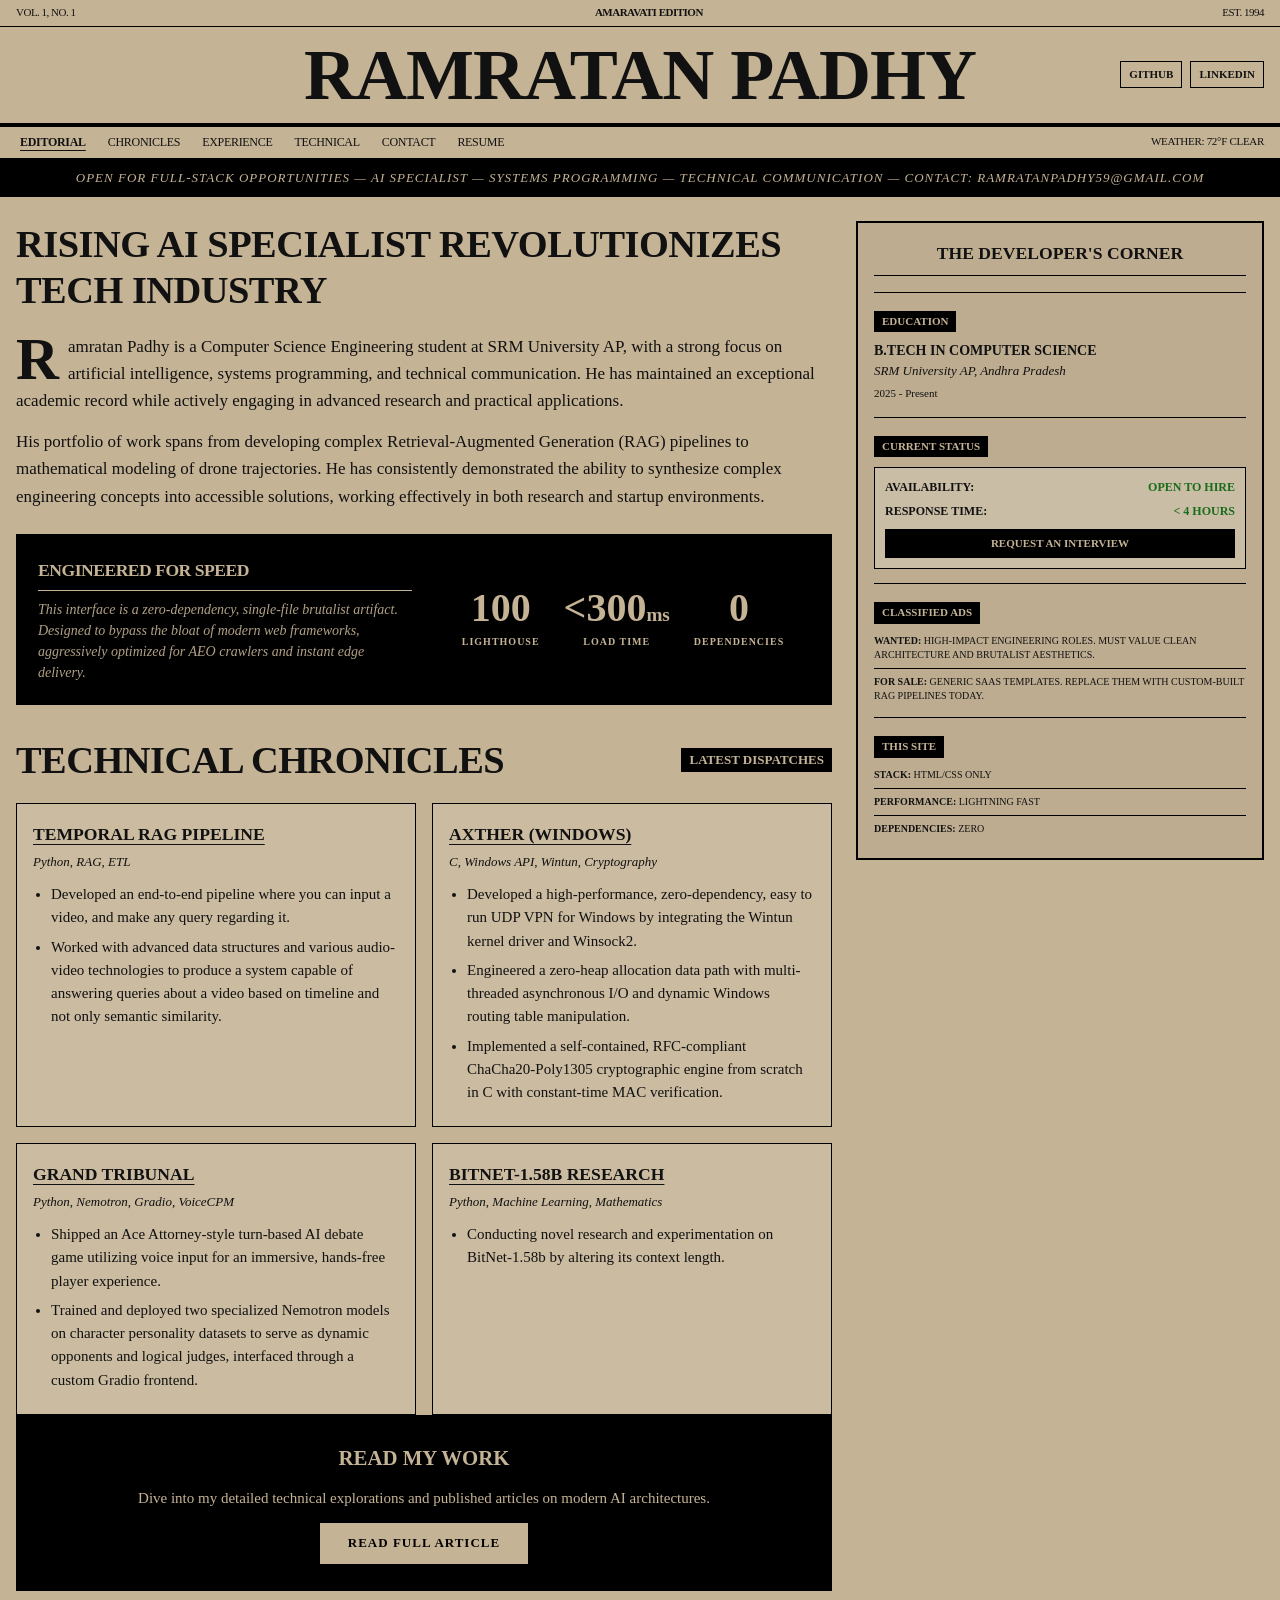
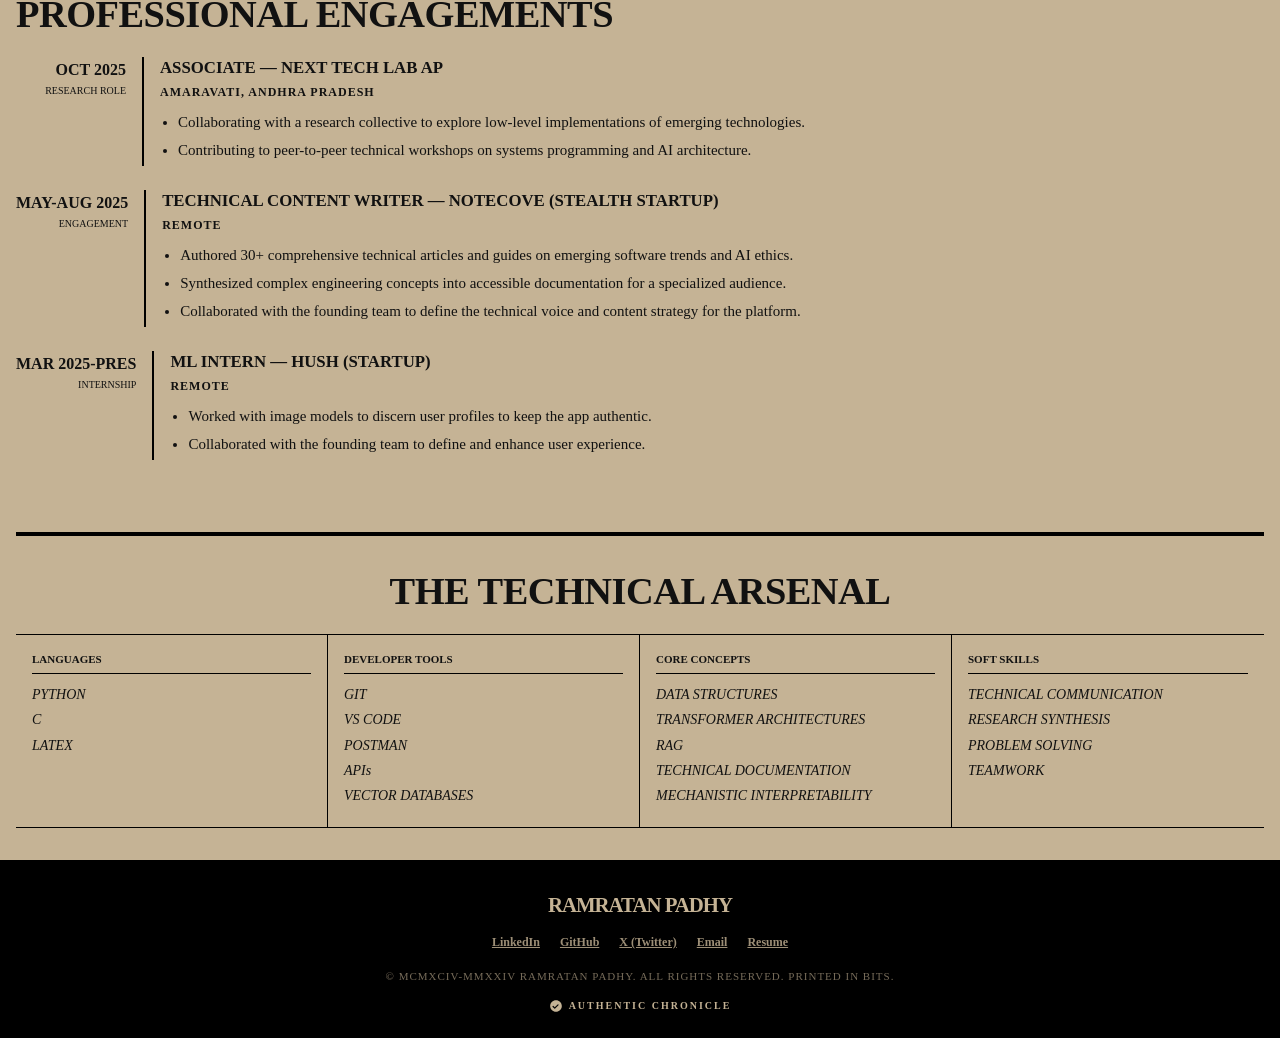
<file: index.html>
<!DOCTYPE html>
<html lang="en">

<head>
  <meta charset="utf-8">
  <meta name="viewport" content="width=device-width,initial-scale=1">
  <meta name="description"
    content="Ramratan Padhy — Computer Science Engineering student specializing in AI, systems programming, and technical communication. Portfolio and research.">
  <meta name="robots" content="index,follow">
  <link rel="canonical" href="https://ramratan.in/">
  <link rel="icon"
    href="data:image/svg+xml,<svg xmlns='http://www.w3.org/2000/svg' viewBox='0 0 100 100'><text y='.9em' font-size='90'>📰</text></svg>">
  <link rel="dns-prefetch" href="https://www.linkedin.com">
  <link rel="dns-prefetch" href="https://github.com">
  <link rel="dns-prefetch" href="https://x.com">
  <link rel="dns-prefetch" href="https://medium.com">
  <title>RAMRATAN PADHY | The Editorial Portfolio</title>
  <style>
    *,
    *::before,
    *::after {
      box-sizing: border-box;
      margin: 0;
      padding: 0
    }

    :root {
      --paper: #c5b395;
      --ink: #111;
      --bg: var(--paper)
    }

    html {
      scroll-behavior: smooth;
      font-size: 16px;
      background: var(--bg);
      color: var(--ink)
    }

    body {
      font-family: Georgia, 'Times New Roman', serif;
      line-height: 1.6;
      -webkit-font-smoothing: antialiased;
      overflow-x: hidden
    }

    a {
      color: var(--ink)
    }

    .masthead {
      max-width: 1280px;
      margin: 0 auto;
      border-bottom: 1px solid #000;
      background: var(--bg)
    }

    .masthead-top {
      display: flex;
      justify-content: space-between;
      padding: 4px 16px;
      font-size: 11px;
      text-transform: uppercase;
      letter-spacing: -.5px;
      border-bottom: 1px solid #000
    }

    .masthead-top span:nth-child(2) {
      font-weight: 700
    }

    .title-wrapper {
      position: relative;
      border-bottom: 4px solid #000;
      display: flex;
      align-items: center;
      justify-content: center;
      padding: 12px 0
    }

    .masthead h1 {
      font-size: clamp(2rem, 8vw, 4.5rem);
      font-weight: 900;
      text-align: center;
      text-transform: uppercase;
      letter-spacing: -1px;
      line-height: 1;
      font-family: Georgia, serif
    }

    .social-links-top {
      position: absolute;
      right: 16px;
      display: flex;
      gap: 8px
    }

    .social-links-top a {
      font-size: 11px;
      font-weight: 700;
      text-transform: uppercase;
      text-decoration: none;
      border: 1px solid #000;
      padding: 4px 8px;
      transition: background .15s, color .15s
    }

    .social-links-top a:hover,
    .social-links-top a:focus-visible {
      background: #000;
      color: var(--paper)
    }

    @media(max-width:767px) {
      .title-wrapper {
        flex-direction: column;
        gap: 8px;
        padding-bottom: 12px
      }

      .social-links-top {
        position: static
      }
    }

    .masthead-nav {
      display: flex;
      justify-content: space-between;
      align-items: center;
      padding: 4px 16px;
      border-bottom: 1px solid #000;
      font-size: 12px;
      text-transform: uppercase;
      letter-spacing: -.3px;
      flex-wrap: wrap;
      gap: 4px
    }

    .masthead-nav nav {
      display: flex;
      flex-wrap: wrap;
      gap: 6px 14px
    }

    .masthead-nav a {
      text-decoration: none;
      font-weight: 500;
      padding: 2px 4px;
      transition: background .15s, color .15s
    }

    .masthead-nav a:hover,
    .masthead-nav a:focus-visible {
      background: #000;
      color: var(--paper)
    }

    .masthead-nav a:first-child {
      font-weight: 700;
      text-decoration: underline;
      text-underline-offset: 4px
    }

    .masthead-nav .weather {
      font-size: 11px;
      white-space: nowrap
    }

    .ticker {
      background: #000;
      padding: 8px 16px;
      width: 100%;
      text-align: center
    }

    .ticker-inner {
      display: flex;
      justify-content: center
    }

    .ticker span {
      color: var(--paper);
      font-size: 13px;
      font-style: italic;
      letter-spacing: 1px;
      text-transform: uppercase
    }

    main {
      max-width: 1280px;
      margin: 0 auto;
      padding: 24px 16px 0
    }

    .grid {
      display: grid;
      grid-template-columns: 1fr;
      gap: 24px
    }

    @media(min-width:768px) {
      .grid {
        grid-template-columns: 2fr 1fr
      }
    }

    .section-title {
      font-size: clamp(1.3rem, 4vw, 2.4rem);
      font-weight: 800;
      text-transform: uppercase;
      letter-spacing: -.5px;
      margin-bottom: 20px;
      line-height: 1.2
    }

    .drop-cap::first-letter {
      font-size: 3.5em;
      font-weight: 900;
      float: left;
      margin-right: .15em;
      margin-top: .1em;
      line-height: .7
    }

    .projects-grid {
      display: grid;
      grid-template-columns: 1fr;
      gap: 16px
    }

    @media(min-width:600px) {
      .projects-grid {
        grid-template-columns: 1fr 1fr
      }
    }

    .project-card {
      border: 1px solid #000;
      padding: 16px;
      background: rgba(255, 255, 255, .1)
    }

    .project-card h4 {
      font-size: 1.1rem;
      font-weight: 800;
      text-transform: uppercase;
      text-decoration: underline;
      text-underline-offset: 4px;
      margin-bottom: 4px
    }

    .project-card .tech {
      font-size: 13px;
      font-style: italic;
      margin-bottom: 10px
    }

    .project-card ul {
      list-style: disc;
      padding-left: 18px;
      font-size: 15px;
      line-height: 1.55
    }

    .project-card li {
      margin-bottom: 6px
    }

    .exp-item {
      display: flex;
      flex-direction: column;
      gap: 8px;
      margin-bottom: 24px
    }

    @media(min-width:600px) {
      .exp-item {
        flex-direction: row;
        gap: 16px
      }
    }

    .exp-date {
      font-weight: 700;
      font-size: 1rem;
      white-space: nowrap;
      min-width: 110px;
      text-align: left
    }

    @media(min-width:600px) {
      .exp-date {
        text-align: right
      }
    }

    .exp-date small {
      display: block;
      font-size: 10px;
      text-transform: uppercase;
      font-weight: 400
    }

    .exp-content {
      border-left: 2px solid #000;
      padding-left: 16px
    }

    @media(max-width:599px) {
      .exp-content {
        border-left: none;
        padding-left: 0
      }
    }

    .exp-content h4 {
      font-size: 1.05rem;
      font-weight: 800;
      text-transform: uppercase;
      line-height: 1.3
    }

    .exp-content .loc {
      font-size: 12px;
      font-weight: 700;
      text-transform: uppercase;
      letter-spacing: 1px;
      display: block;
      margin: 4px 0 8px
    }

    .exp-content ul {
      list-style: disc;
      padding-left: 18px;
      font-size: 15px
    }

    .exp-content li {
      margin-bottom: 4px
    }

    .skills-grid {
      display: grid;
      grid-template-columns: 1fr 1fr;
      border-top: 1px solid #000;
      border-bottom: 1px solid #000
    }

    @media(min-width:768px) {
      .skills-grid {
        grid-template-columns: 1fr 1fr 1fr 1fr
      }
    }

    .skills-col {
      padding: 16px;
      border-bottom: 1px solid #000;
      border-right: 1px solid #000
    }

    .skills-col:nth-child(2n) {
      border-right: none
    }

    @media(min-width:768px) {
      .skills-col:nth-child(2n) {
        border-right: 1px solid #000
      }

      .skills-col:nth-child(4n) {
        border-right: none
      }
    }

    @media(max-width:767px) {
      .skills-col:nth-child(odd) {
        border-right: 1px solid #000
      }

      .skills-col:nth-child(even) {
        border-right: none
      }
    }

    @media(min-width:768px) {
      .skills-col {
        border-bottom: none
      }
    }

    .skills-col h5 {
      font-size: 11px;
      font-weight: 700;
      text-transform: uppercase;
      border-bottom: 1px solid #000;
      padding-bottom: 4px;
      margin-bottom: 10px
    }

    .skills-col p {
      font-size: 14px;
      font-style: italic;
      margin-bottom: 3px
    }

    .sidebar {
      border: 2px solid #000;
      padding: 16px;
      background: rgba(0, 0, 0, .04)
    }

    .sidebar h3 {
      font-size: 1.1rem;
      text-align: center;
      border-bottom: 1px solid #000;
      padding-bottom: 8px;
      margin-bottom: 16px;
      text-transform: uppercase;
      font-weight: 800
    }

    .sidebar-section {
      border-top: 1px solid #000;
      padding-top: 14px;
      margin-top: 14px
    }

    .sidebar-section h4 {
      display: inline-block;
      font-size: 11px;
      font-weight: 700;
      text-transform: uppercase;
      background: #000;
      color: var(--paper);
      padding: 2px 8px;
      margin-bottom: 10px
    }

    .availability {
      border: 1px solid #000;
      padding: 10px;
      background: rgba(255, 255, 255, .2)
    }

    .availability .row {
      display: flex;
      justify-content: space-between;
      font-size: 12px;
      margin-bottom: 4px
    }

    .availability .row span:first-child {
      font-weight: 700;
      text-transform: uppercase
    }

    .availability .row span:last-child {
      color: #1a6b1a;
      font-weight: 900
    }

    .availability .row:last-child span:last-child {
      color: #000;
      font-style: italic;
      font-weight: 400
    }

    .classified {
      font-size: 10px;
      text-transform: uppercase;
      line-height: 1.4;
      margin-bottom: 6px
    }

    .classified span {
      font-weight: 700
    }

    .classified+.classified {
      border-top: 1px solid #000;
      padding-top: 6px
    }

    .cta-box {
      border: 2px solid #000;
      background: #000;
      color: var(--paper);
      padding: 24px;
      text-align: center;
      display: flex;
      flex-direction: column;
      justify-content: center;
      align-items: center;
      gap: 12px
    }

    .cta-box h3 {
      font-size: 1.3rem;
      text-transform: uppercase;
      font-weight: 800
    }

    .cta-box p {
      font-size: 15px
    }

    .cta-box a {
      display: inline-block;
      font-size: 13px;
      font-weight: 700;
      background: var(--paper);
      color: #000;
      border: 1px solid #000;
      padding: 10px 28px;
      text-decoration: none;
      text-transform: uppercase;
      letter-spacing: 1px;
      transition: background .15s
    }

    .cta-box a:hover,
    .cta-box a:focus-visible {
      background: #fff
    }

    footer {
      background: #000;
      color: var(--paper);
      text-align: center;
      padding: 24px 16px;
      margin-top: 32px;
      border-top: 4px solid #000
    }

    footer .name {
      font-size: 1.3rem;
      font-weight: 900;
      text-transform: uppercase;
      letter-spacing: -1px;
      margin-bottom: 12px
    }

    footer .links {
      display: flex;
      flex-wrap: wrap;
      justify-content: center;
      gap: 12px 20px;
      margin-bottom: 16px
    }

    footer .links a {
      color: var(--paper);
      font-size: 12px;
      font-weight: 700;
      opacity: .8;
      text-decoration: underline
    }

    footer .links a:hover {
      opacity: 1
    }

    footer .copy {
      font-size: 11px;
      letter-spacing: 1px;
      opacity: .6;
      margin-bottom: 12px
    }

    footer .badge {
      display: flex;
      align-items: center;
      justify-content: center;
      gap: 6px;
      font-size: 10px;
      text-transform: uppercase;
      font-weight: 700;
      letter-spacing: 2px
    }
  </style>
</head>

<body>
  <header class="masthead">
    <div class="masthead-top"><span>VOL. 1, NO. 1</span><span>AMARAVATI EDITION</span><span>EST. 1994</span></div>
    <div class="title-wrapper">
      <h1>RAMRATAN PADHY</h1>
      <div class="social-links-top">
        <a href="https://github.com/consolelogram" target="_blank" rel="noopener noreferrer">GitHub</a>
        <a href="https://www.linkedin.com/in/ramratan-ntlap/" target="_blank" rel="noopener noreferrer">LinkedIn</a>
      </div>
    </div>
    <div class="masthead-nav">
      <nav>
        <a href="#editorial">EDITORIAL</a>
        <a href="#chronicles">CHRONICLES</a>
        <a href="#experience">EXPERIENCE</a>
        <a href="#technical">TECHNICAL</a>
        <a href="mailto:ramratanpadhy59@gmail.com">CONTACT</a>
        <a href="ramratan_resume.pdf" download>RESUME</a>
      </nav>
      <span class="weather">WEATHER: 72°F CLEAR</span>
    </div>
  </header>
  <div class="ticker">
    <div class="ticker-inner">
      <span>OPEN FOR FULL-STACK OPPORTUNITIES — AI SPECIALIST — SYSTEMS PROGRAMMING — TECHNICAL COMMUNICATION — CONTACT:
        RAMRATANPADHY59@GMAIL.COM</span>
    </div>
  </div>
  <main>
    <div class="grid">
      <div>
        <section id="editorial">
          <h2 class="section-title">RISING AI SPECIALIST REVOLUTIONIZES TECH INDUSTRY</h2>
          <div style="display:flex;flex-direction:column;gap:16px;">
            <div style="display:flex;flex-direction:column;gap:16px;">
              <div>
                <p class="drop-cap" style="font-size:17px">Ramratan Padhy is a Computer Science Engineering student at
                  SRM University AP, with a strong focus on artificial intelligence, systems programming, and technical
                  communication. He has maintained an exceptional academic record while actively engaging in advanced
                  research and practical applications.</p>
                <p style="font-size:17px;margin-top:14px">His portfolio of work spans from developing complex
                  Retrieval-Augmented Generation (RAG) pipelines to mathematical modeling of drone trajectories. He has
                  consistently demonstrated the ability to synthesize complex engineering concepts into accessible
                  solutions, working effectively in both research and startup environments.</p>
              </div>
            </div>
          </div>
        </section>

        <section id="performance"
          style="margin-top:24px; margin-bottom:32px; border:2px solid #000; background:#000; color:var(--paper); padding:20px;">
          <div style="display:flex; flex-wrap:wrap; justify-content:space-between; align-items:center; gap:24px;">
            <div style="flex:1; min-width:250px;">
              <h3
                style="font-size:1.1rem; font-weight:900; text-transform:uppercase; letter-spacing:-0.5px; border-bottom:1px solid var(--paper); padding-bottom:6px; margin-bottom:8px;">
                ENGINEERED FOR SPEED</h3>
              <p style="font-size:14px; font-style:italic; line-height:1.5; opacity:0.9;">This interface is a
                zero-dependency, single-file brutalist artifact. Designed to bypass the bloat of modern web frameworks,
                aggressively optimized for AEO crawlers and instant edge delivery.</p>
            </div>
            <div style="display:flex; flex-wrap:wrap; gap:24px; justify-content:center; flex:1;">
              <div style="text-align:center;">
                <div style="font-size:2.5rem; font-weight:900; line-height:1;">100</div>
                <div
                  style="font-size:10px; font-weight:700; text-transform:uppercase; letter-spacing:1px; margin-top:6px;">
                  Lighthouse</div>
              </div>
              <div style="text-align:center;">
                <div style="font-size:2.5rem; font-weight:900; line-height:1;">&lt;300<span
                    style="font-size:1.2rem;">ms</span></div>
                <div
                  style="font-size:10px; font-weight:700; text-transform:uppercase; letter-spacing:1px; margin-top:6px;">
                  Load Time</div>
              </div>
              <div style="text-align:center;">
                <div style="font-size:2.5rem; font-weight:900; line-height:1;">0</div>
                <div
                  style="font-size:10px; font-weight:700; text-transform:uppercase; letter-spacing:1px; margin-top:6px;">
                  Dependencies</div>
              </div>
            </div>
          </div>
        </section>

        <section id="chronicles">
          <div
            style="display:flex;justify-content:space-between;align-items:center;margin-bottom:20px;flex-wrap:wrap;gap:8px">
            <h3 class="section-title" style="margin-bottom:0">TECHNICAL CHRONICLES</h3>
            <span style="font-size:13px;font-weight:700;background:#000;color:var(--paper);padding:2px 8px">LATEST
              DISPATCHES</span>
          </div>
          <div class="projects-grid">

            <div class="project-card">
              <h4>Temporal RAG Pipeline</h4>
              <p class="tech">Python, RAG, ETL</p>
              <ul>
                <li>Developed an end-to-end pipeline where you can input a video, and make any query regarding it.</li>
                <li>Worked with advanced data structures and various audio-video technologies to produce a system
                  capable of answering queries about a video based on timeline and not only semantic similarity.</li>
              </ul>
            </div>
            <div class="project-card">
              <h4>AXtheR (Windows)</h4>
              <p class="tech">C, Windows API, Wintun, Cryptography</p>
              <ul>
                <li>Developed a high-performance, zero-dependency, easy to run UDP VPN for Windows by integrating the
                  Wintun kernel driver and Winsock2.</li>
                <li>Engineered a zero-heap allocation data path with multi-threaded asynchronous I/O and dynamic Windows
                  routing table manipulation.</li>
                <li>Implemented a self-contained, RFC-compliant ChaCha20-Poly1305 cryptographic engine from scratch in C
                  with constant-time MAC verification.</li>
              </ul>
            </div>
            <div class="project-card">
              <h4>Grand Tribunal</h4>
              <p class="tech">Python, Nemotron, Gradio, VoiceCPM</p>
              <ul>
                <li>Shipped an Ace Attorney-style turn-based AI debate game utilizing voice input for an immersive,
                  hands-free player experience.</li>
                <li>Trained and deployed two specialized Nemotron models on character personality datasets to serve as
                  dynamic opponents and logical judges, interfaced through a custom Gradio frontend.</li>
              </ul>
            </div>
            <div class="project-card">
              <h4>BitNet-1.58b Research</h4>
              <p class="tech">Python, Machine Learning, Mathematics</p>
              <ul>
                <li>Conducting novel research and experimentation on BitNet-1.58b by altering its context length.</li>
              </ul>
            </div>

          </div>
          <div class="cta-box" style="flex:1">
            <h3>READ MY WORK</h3>
            <p>Dive into my detailed technical explorations and published articles on modern AI architectures.</p>
            <a href="https://medium.com/@ramratanpadhy59/the-mathematics-that-make-1-58-bit-weights-work-how-bitnet-b1-58-survives-its-own-quantization-de738e6adec1"
              target="_blank" rel="noopener noreferrer">READ FULL ARTICLE</a>
          </div>
        </section>
        <section id="experience">
          <h3 class="section-title">PROFESSIONAL ENGAGEMENTS</h3>
          <div class="exp-item">
            <div class="exp-date">OCT 2025<small>RESEARCH ROLE</small></div>
            <div class="exp-content">
              <h4>ASSOCIATE — Next Tech Lab AP</h4>
              <span class="loc">AMARAVATI, ANDHRA PRADESH</span>
              <ul>
                <li>Collaborating with a research collective to explore low-level implementations of emerging
                  technologies.</li>
                <li>Contributing to peer-to-peer technical workshops on systems programming and AI architecture.</li>
              </ul>
            </div>
          </div>
          <div class="exp-item">
            <div class="exp-date">MAY-AUG 2025<small>ENGAGEMENT</small></div>
            <div class="exp-content">
              <h4>TECHNICAL CONTENT WRITER — Notecove (Stealth Startup)</h4>
              <span class="loc">REMOTE</span>
              <ul>
                <li>Authored 30+ comprehensive technical articles and guides on emerging software trends and AI ethics.
                </li>
                <li>Synthesized complex engineering concepts into accessible documentation for a specialized audience.
                </li>
                <li>Collaborated with the founding team to define the technical voice and content strategy for the
                  platform.</li>
              </ul>
            </div>
          </div>
          <div class="exp-item">
            <div class="exp-date">MAR 2025-PRES<small>INTERNSHIP</small></div>
            <div class="exp-content">
              <h4>ML INTERN — Hush (Startup)</h4>
              <span class="loc">REMOTE</span>
              <ul>
                <li>Worked with image models to discern user profiles to keep the app authentic.</li>
                <li>Collaborated with the founding team to define and enhance user experience.</li>
              </ul>
            </div>
          </div>
        </section>
      </div>
      <aside>
        <div class="sidebar">
          <h3>THE DEVELOPER'S CORNER</h3>
          <div class="sidebar-section">
            <h4>EDUCATION</h4>
            <p style="font-size:14px;font-weight:700;text-transform:uppercase;line-height:1.3">B.Tech in Computer
              Science</p>
            <p style="font-size:13px;font-style:italic">SRM University AP, Andhra Pradesh</p>
            <p style="font-size:11px;margin-top:4px">2025 - Present</p>
          </div>
          <div class="sidebar-section">
            <h4>CURRENT STATUS</h4>
            <div class="availability">
              <div class="row"><span>Availability:</span><span>OPEN TO HIRE</span></div>
              <div class="row"><span>Response Time:</span><span>&lt; 4 HOURS</span></div>
              <div
                style="margin-top:8px;background:#000;color:var(--paper);text-align:center;padding:6px;font-size:11px;font-weight:700;text-transform:uppercase">
                <a href="mailto:ramratanpadhy59@gmail.com" style="color:var(--paper);text-decoration:none">REQUEST AN
                  INTERVIEW</a>
              </div>
            </div>
          </div>
          <div class="sidebar-section">
            <h4>CLASSIFIED ADS</h4>
            <p class="classified"><span>WANTED:</span> High-impact engineering roles. Must value clean architecture and
              brutalist aesthetics.</p>
            <p class="classified"><span>FOR SALE:</span> Generic SaaS templates. Replace them with custom-built RAG
              pipelines today.</p>
          </div>
          <div class="sidebar-section">
            <h4>THIS SITE</h4>
            <p class="classified"><span>STACK:</span> HTML/CSS Only</p>
            <p class="classified"><span>PERFORMANCE:</span> Lightning Fast</p>
            <p class="classified"><span>DEPENDENCIES:</span> Zero</p>
          </div>
        </div>
      </aside>
    </div>
    <section id="technical" style="margin-top:48px;border-top:4px solid #000;padding-top:32px">
      <h3 class="section-title" style="text-align:center">THE TECHNICAL ARSENAL</h3>
      <div class="skills-grid">
        <div class="skills-col">
          <h5>LANGUAGES</h5>
          <p>PYTHON</p>
          <p>C</p>
          <p>LATEX</p>
        </div>
        <div class="skills-col">
          <h5>DEVELOPER TOOLS</h5>
          <p>GIT</p>
          <p>VS CODE</p>
          <p>POSTMAN</p>
          <p>APIs</p>
          <p>VECTOR DATABASES</p>
        </div>
        <div class="skills-col">
          <h5>CORE CONCEPTS</h5>
          <p>DATA STRUCTURES</p>
          <p>TRANSFORMER ARCHITECTURES</p>
          <p>RAG</p>
          <p>TECHNICAL DOCUMENTATION</p>
          <p>MECHANISTIC INTERPRETABILITY</p>
        </div>
        <div class="skills-col" style="border-right:none">
          <h5>SOFT SKILLS</h5>
          <p>TECHNICAL COMMUNICATION</p>
          <p>RESEARCH SYNTHESIS</p>
          <p>PROBLEM SOLVING</p>
          <p>TEAMWORK</p>
        </div>
      </div>
    </section>
  </main>
  <footer>
    <div class="name">RAMRATAN PADHY</div>
    <div class="links">
      <a href="https://www.linkedin.com/in/ramratan-ntlap/" target="_blank" rel="noopener noreferrer">LinkedIn</a>
      <a href="https://github.com/consolelogram" target="_blank" rel="noopener noreferrer">GitHub</a>
      <a href="https://x.com/IamRamratan" target="_blank" rel="noopener noreferrer">X (Twitter)</a>
      <a href="mailto:ramratanpadhy59@gmail.com">Email</a>
      <a href="ramratan_resume.pdf" download>Resume</a>
    </div>
    <p class="copy">&copy; MCMXCIV-MMXXIV RAMRATAN PADHY. ALL RIGHTS RESERVED. PRINTED IN BITS.</p>
    <div class="badge">
      <svg xmlns="http://www.w3.org/2000/svg" viewBox="0 0 24 24" fill="currentColor" style="width:14px;height:14px">
        <path
          d="M11.99 2C6.47 2 2 6.48 2 12s4.47 10 9.99 10C17.52 22 22 17.52 22 12S17.52 2 11.99 2zm4.24 8.71l-5.66 5.66a.996.996 0 01-1.41 0l-2.83-2.83a.996.996 0 111.41-1.41l2.12 2.12 4.95-4.95a.996.996 0 111.41 1.41z" />
      </svg>
      <span>AUTHENTIC CHRONICLE</span>
    </div>
  </footer>
</body>

</html>
</file>
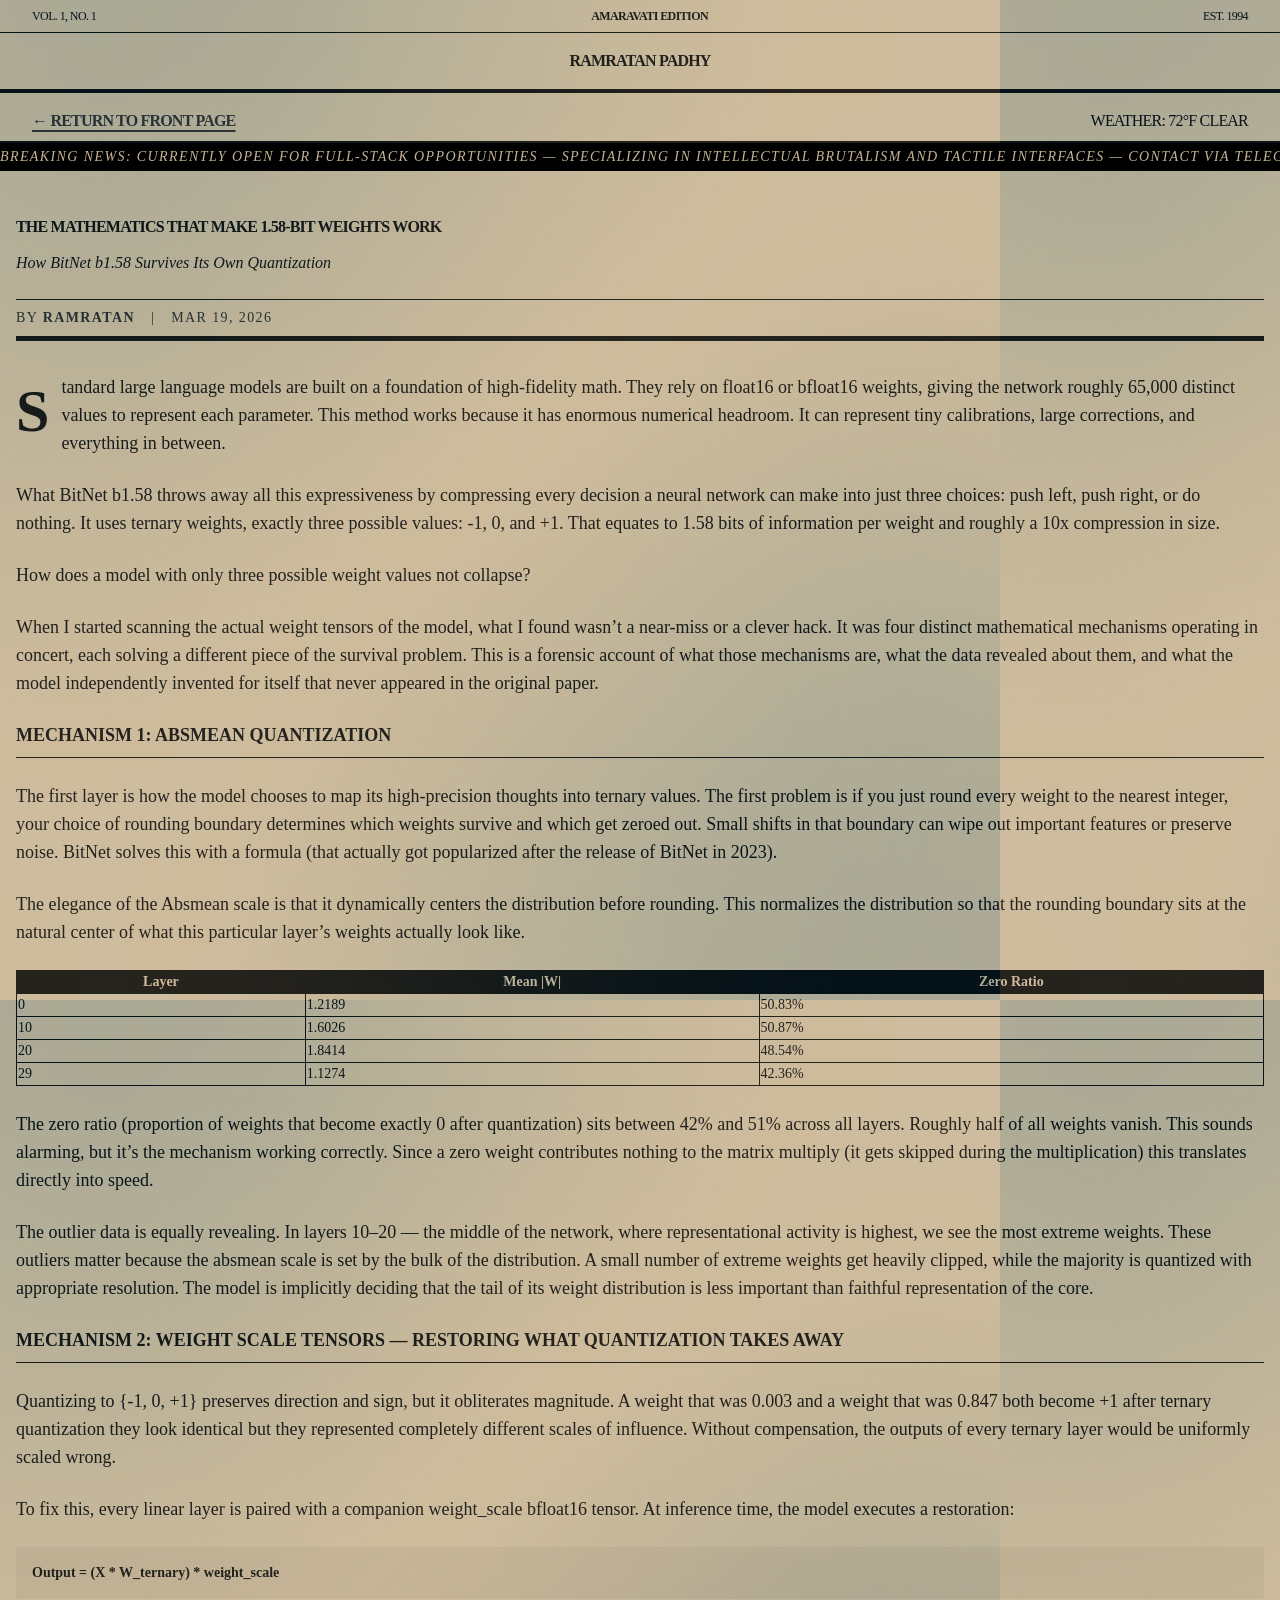
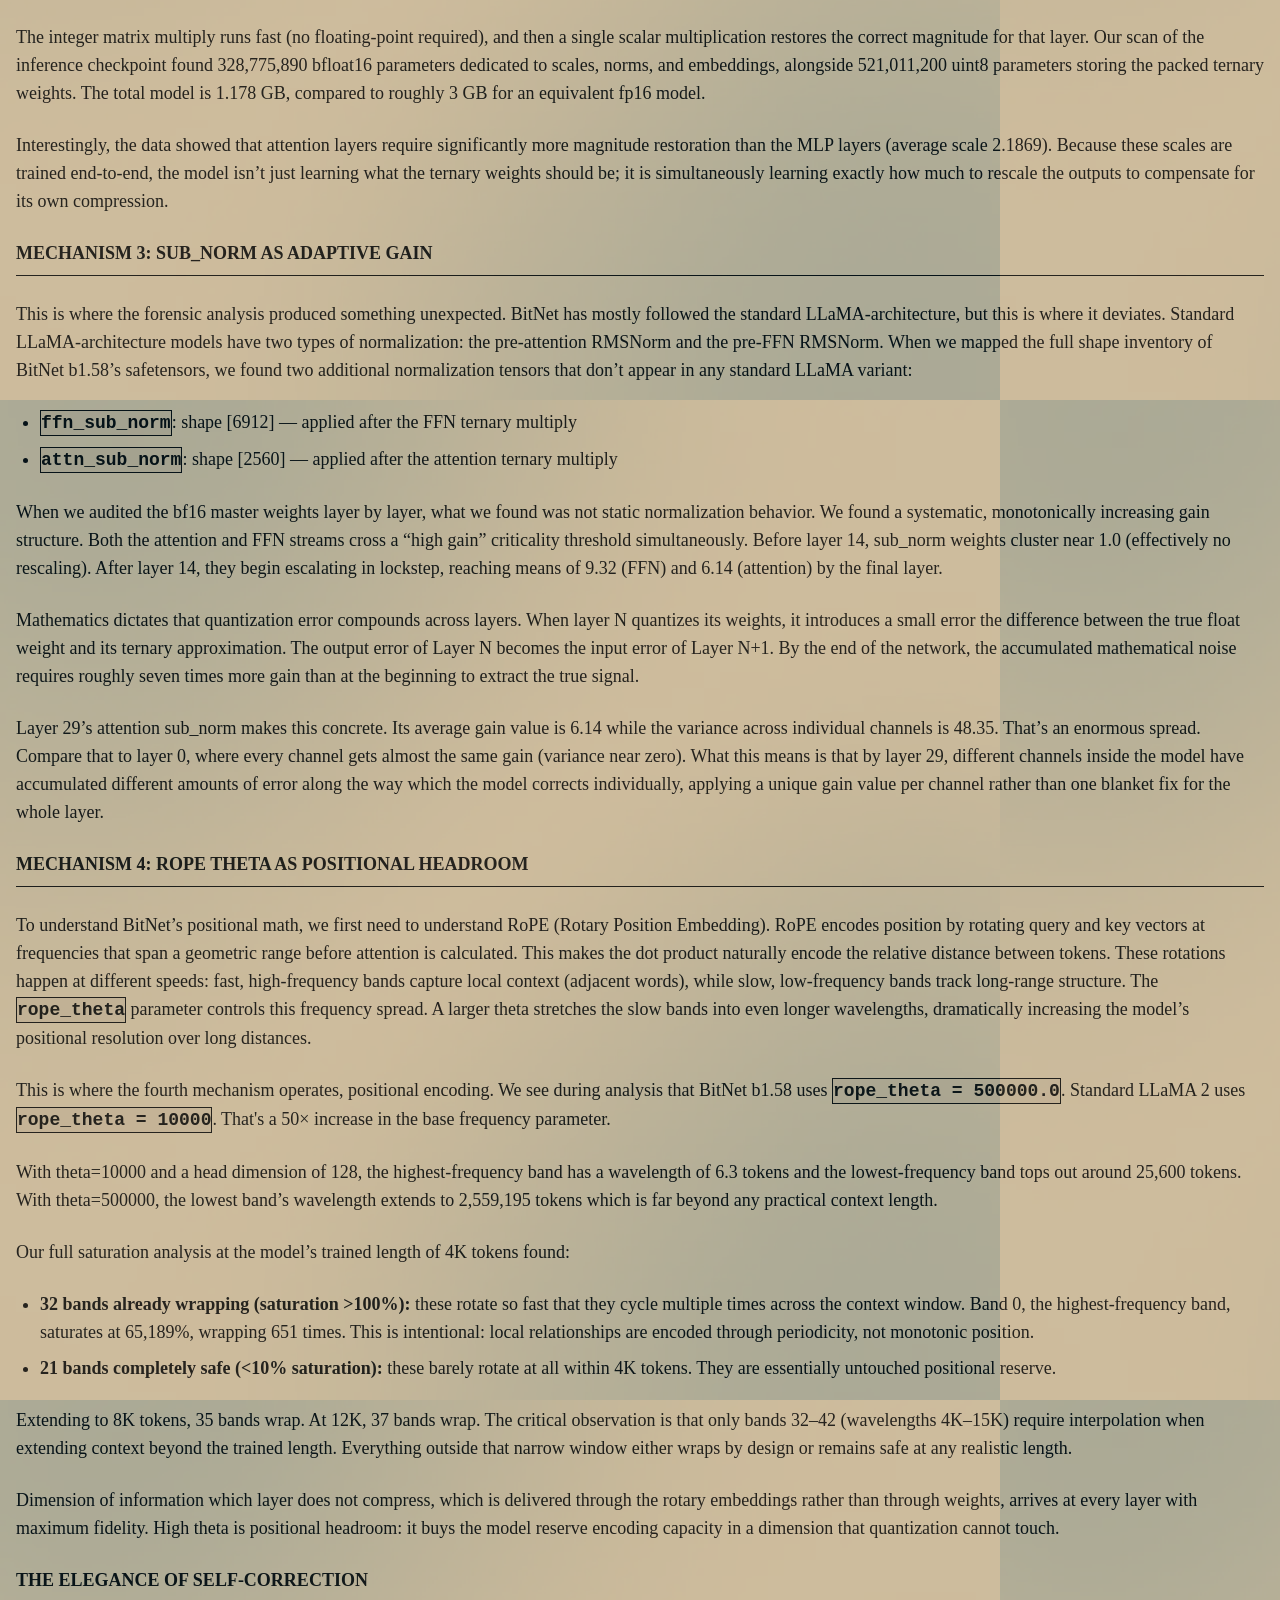
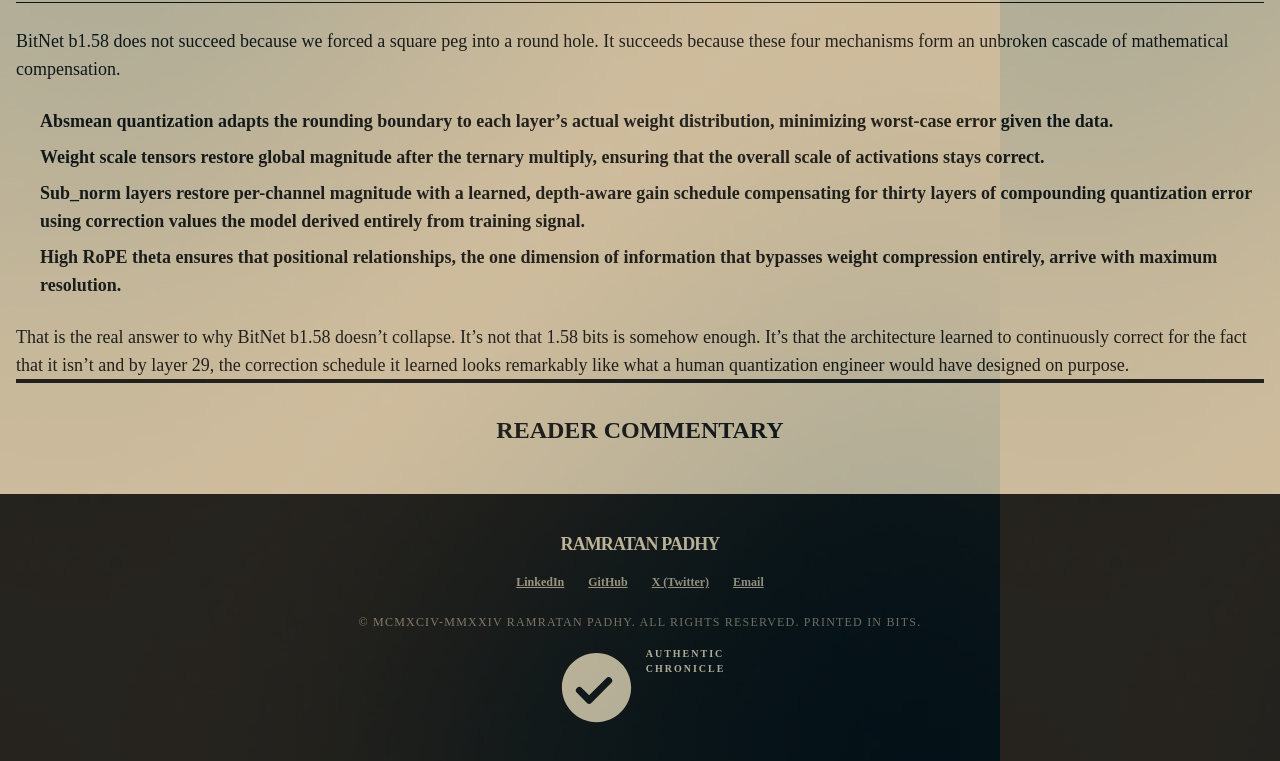
<file: article.html>
<!DOCTYPE html><html class="light" lang="en"><head>
<meta charset="utf-8">
<meta content="width=device-width, initial-scale=1.0" name="viewport">
<meta name="description" content="Read Ramratan Padhy's detailed technical article on the mathematics behind 1.58-bit weights and how BitNet b1.58 works.">
<link rel="canonical" href="https://ramratan.in/article.html">
<title>RAMRATAN PADHY | The Editorial Portfolio</title>


<style>
*, ::before, ::after{--tw-border-spacing-x:0;--tw-border-spacing-y:0;--tw-translate-x:0;--tw-translate-y:0;--tw-rotate:0;--tw-skew-x:0;--tw-skew-y:0;--tw-scale-x:1;--tw-scale-y:1;--tw-pan-x: ;--tw-pan-y: ;--tw-pinch-zoom: ;--tw-scroll-snap-strictness:proximity;--tw-gradient-from-position: ;--tw-gradient-via-position: ;--tw-gradient-to-position: ;--tw-ordinal: ;--tw-slashed-zero: ;--tw-numeric-figure: ;--tw-numeric-spacing: ;--tw-numeric-fraction: ;--tw-ring-inset: ;--tw-ring-offset-width:0px;--tw-ring-offset-color:#fff;--tw-ring-color:rgb(59 130 246 / 0.5);--tw-ring-offset-shadow:0 0 #0000;--tw-ring-shadow:0 0 #0000;--tw-shadow:0 0 #0000;--tw-shadow-colored:0 0 #0000;--tw-blur: ;--tw-brightness: ;--tw-contrast: ;--tw-grayscale: ;--tw-hue-rotate: ;--tw-invert: ;--tw-saturate: ;--tw-sepia: ;--tw-drop-shadow: ;--tw-backdrop-blur: ;--tw-backdrop-brightness: ;--tw-backdrop-contrast: ;--tw-backdrop-grayscale: ;--tw-backdrop-hue-rotate: ;--tw-backdrop-invert: ;--tw-backdrop-opacity: ;--tw-backdrop-saturate: ;--tw-backdrop-sepia: ;--tw-contain-size: ;--tw-contain-layout: ;--tw-contain-paint: ;--tw-contain-style: }::backdrop{--tw-border-spacing-x:0;--tw-border-spacing-y:0;--tw-translate-x:0;--tw-translate-y:0;--tw-rotate:0;--tw-skew-x:0;--tw-skew-y:0;--tw-scale-x:1;--tw-scale-y:1;--tw-pan-x: ;--tw-pan-y: ;--tw-pinch-zoom: ;--tw-scroll-snap-strictness:proximity;--tw-gradient-from-position: ;--tw-gradient-via-position: ;--tw-gradient-to-position: ;--tw-ordinal: ;--tw-slashed-zero: ;--tw-numeric-figure: ;--tw-numeric-spacing: ;--tw-numeric-fraction: ;--tw-ring-inset: ;--tw-ring-offset-width:0px;--tw-ring-offset-color:#fff;--tw-ring-color:rgb(59 130 246 / 0.5);--tw-ring-offset-shadow:0 0 #0000;--tw-ring-shadow:0 0 #0000;--tw-shadow:0 0 #0000;--tw-shadow-colored:0 0 #0000;--tw-blur: ;--tw-brightness: ;--tw-contrast: ;--tw-grayscale: ;--tw-hue-rotate: ;--tw-invert: ;--tw-saturate: ;--tw-sepia: ;--tw-drop-shadow: ;--tw-backdrop-blur: ;--tw-backdrop-brightness: ;--tw-backdrop-contrast: ;--tw-backdrop-grayscale: ;--tw-backdrop-hue-rotate: ;--tw-backdrop-invert: ;--tw-backdrop-opacity: ;--tw-backdrop-saturate: ;--tw-backdrop-sepia: ;--tw-contain-size: ;--tw-contain-layout: ;--tw-contain-paint: ;--tw-contain-style: }/* ! tailwindcss v3.4.17 | MIT License | https://tailwindcss.com */*,::after,::before{box-sizing:border-box;border-width:0;border-style:solid;border-color:#e5e7eb}::after,::before{--tw-content:''}:host,html{line-height:1.5;-webkit-text-size-adjust:100%;-moz-tab-size:4;tab-size:4;font-family:ui-sans-serif, system-ui, sans-serif, "Apple Color Emoji", "Segoe UI Emoji", "Segoe UI Symbol", "Noto Color Emoji";font-feature-settings:normal;font-variation-settings:normal;-webkit-tap-highlight-color:transparent}body{margin:0;line-height:inherit}hr{height:0;color:inherit;border-top-width:1px}abbr:where([title]){-webkit-text-decoration:underline dotted;text-decoration:underline dotted}h1,h2,h3,h4,h5,h6{font-size:inherit;font-weight:inherit}a{color:inherit;text-decoration:inherit}b,strong{font-weight:bolder}code,kbd,pre,samp{font-family:ui-monospace, SFMono-Regular, Menlo, Monaco, Consolas, "Liberation Mono", "Courier New", monospace;font-feature-settings:normal;font-variation-settings:normal;font-size:1em}small{font-size:80%}sub,sup{font-size:75%;line-height:0;position:relative;vertical-align:baseline}sub{bottom:-.25em}sup{top:-.5em}table{text-indent:0;border-color:inherit;border-collapse:collapse}button,input,optgroup,select,textarea{font-family:inherit;font-feature-settings:inherit;font-variation-settings:inherit;font-size:100%;font-weight:inherit;line-height:inherit;letter-spacing:inherit;color:inherit;margin:0;padding:0}button,select{text-transform:none}button,input:where([type=button]),input:where([type=reset]),input:where([type=submit]){-webkit-appearance:button;background-color:transparent;background-image:none}:-moz-focusring{outline:auto}:-moz-ui-invalid{box-shadow:none}progress{vertical-align:baseline}::-webkit-inner-spin-button,::-webkit-outer-spin-button{height:auto}[type=search]{-webkit-appearance:textfield;outline-offset:-2px}::-webkit-search-decoration{-webkit-appearance:none}::-webkit-file-upload-button{-webkit-appearance:button;font:inherit}summary{display:list-item}blockquote,dd,dl,figure,h1,h2,h3,h4,h5,h6,hr,p,pre{margin:0}fieldset{margin:0;padding:0}legend{padding:0}menu,ol,ul{list-style:none;margin:0;padding:0}dialog{padding:0}textarea{resize:vertical}input::placeholder,textarea::placeholder{opacity:1;color:#9ca3af}[role=button],button{cursor:pointer}:disabled{cursor:default}audio,canvas,embed,iframe,img,object,svg,video{display:block;vertical-align:middle}img,video{max-width:100%;height:auto}[hidden]:where(:not([hidden=until-found])){display:none}[type='text'],input:where(:not([type])),[type='email'],[type='url'],[type='password'],[type='number'],[type='date'],[type='datetime-local'],[type='month'],[type='search'],[type='tel'],[type='time'],[type='week'],[multiple],textarea,select{-webkit-appearance:none;appearance:none;background-color:#fff;border-color:#6b7280;border-width:1px;border-radius:0px;padding-top:0.5rem;padding-right:0.75rem;padding-bottom:0.5rem;padding-left:0.75rem;font-size:1rem;line-height:1.5rem;--tw-shadow:0 0 #0000;}[type='text']:focus, input:where(:not([type])):focus, [type='email']:focus, [type='url']:focus, [type='password']:focus, [type='number']:focus, [type='date']:focus, [type='datetime-local']:focus, [type='month']:focus, [type='search']:focus, [type='tel']:focus, [type='time']:focus, [type='week']:focus, [multiple]:focus, textarea:focus, select:focus{outline:2px solid transparent;outline-offset:2px;--tw-ring-inset:var(--tw-empty,/*!*/ /*!*/);--tw-ring-offset-width:0px;--tw-ring-offset-color:#fff;--tw-ring-color:#2563eb;--tw-ring-offset-shadow:var(--tw-ring-inset) 0 0 0 var(--tw-ring-offset-width) var(--tw-ring-offset-color);--tw-ring-shadow:var(--tw-ring-inset) 0 0 0 calc(1px + var(--tw-ring-offset-width)) var(--tw-ring-color);box-shadow:var(--tw-ring-offset-shadow), var(--tw-ring-shadow), var(--tw-shadow);border-color:#2563eb}input::placeholder,textarea::placeholder{color:#6b7280;opacity:1}::-webkit-datetime-edit-fields-wrapper{padding:0}::-webkit-date-and-time-value{min-height:1.5em;text-align:inherit}::-webkit-datetime-edit{display:inline-flex}::-webkit-datetime-edit,::-webkit-datetime-edit-year-field,::-webkit-datetime-edit-month-field,::-webkit-datetime-edit-day-field,::-webkit-datetime-edit-hour-field,::-webkit-datetime-edit-minute-field,::-webkit-datetime-edit-second-field,::-webkit-datetime-edit-millisecond-field,::-webkit-datetime-edit-meridiem-field{padding-top:0;padding-bottom:0}select{background-image:url("data:image/svg+xml,%3csvg xmlns='http://www.w3.org/2000/svg' fill='none' viewBox='0 0 20 20'%3e%3cpath stroke='%236b7280' stroke-linecap='round' stroke-linejoin='round' stroke-width='1.5' d='M6 8l4 4 4-4'/%3e%3c/svg%3e");background-position:right 0.5rem center;background-repeat:no-repeat;background-size:1.5em 1.5em;padding-right:2.5rem;print-color-adjust:exact}[multiple],[size]:where(select:not([size="1"])){background-image:initial;background-position:initial;background-repeat:unset;background-size:initial;padding-right:0.75rem;print-color-adjust:unset}[type='checkbox'],[type='radio']{-webkit-appearance:none;appearance:none;padding:0;print-color-adjust:exact;display:inline-block;vertical-align:middle;background-origin:border-box;-webkit-user-select:none;user-select:none;flex-shrink:0;height:1rem;width:1rem;color:#2563eb;background-color:#fff;border-color:#6b7280;border-width:1px;--tw-shadow:0 0 #0000}[type='checkbox']{border-radius:0px}[type='radio']{border-radius:100%}[type='checkbox']:focus,[type='radio']:focus{outline:2px solid transparent;outline-offset:2px;--tw-ring-inset:var(--tw-empty,/*!*/ /*!*/);--tw-ring-offset-width:2px;--tw-ring-offset-color:#fff;--tw-ring-color:#2563eb;--tw-ring-offset-shadow:var(--tw-ring-inset) 0 0 0 var(--tw-ring-offset-width) var(--tw-ring-offset-color);--tw-ring-shadow:var(--tw-ring-inset) 0 0 0 calc(2px + var(--tw-ring-offset-width)) var(--tw-ring-color);box-shadow:var(--tw-ring-offset-shadow), var(--tw-ring-shadow), var(--tw-shadow)}[type='checkbox']:checked,[type='radio']:checked{border-color:transparent;background-color:currentColor;background-size:100% 100%;background-position:center;background-repeat:no-repeat}[type='checkbox']:checked{background-image:url("data:image/svg+xml,%3csvg viewBox='0 0 16 16' fill='white' xmlns='http://www.w3.org/2000/svg'%3e%3cpath d='M12.207 4.793a1 1 0 010 1.414l-5 5a1 1 0 01-1.414 0l-2-2a1 1 0 011.414-1.414L6.5 9.086l4.293-4.293a1 1 0 011.414 0z'/%3e%3c/svg%3e");}@media (forced-colors: active) {[type='checkbox']:checked{-webkit-appearance:auto;appearance:auto}}[type='radio']:checked{background-image:url("data:image/svg+xml,%3csvg viewBox='0 0 16 16' fill='white' xmlns='http://www.w3.org/2000/svg'%3e%3ccircle cx='8' cy='8' r='3'/%3e%3c/svg%3e");}@media (forced-colors: active) {[type='radio']:checked{-webkit-appearance:auto;appearance:auto}}[type='checkbox']:checked:hover,[type='checkbox']:checked:focus,[type='radio']:checked:hover,[type='radio']:checked:focus{border-color:transparent;background-color:currentColor}[type='checkbox']:indeterminate{background-image:url("data:image/svg+xml,%3csvg xmlns='http://www.w3.org/2000/svg' fill='none' viewBox='0 0 16 16'%3e%3cpath stroke='white' stroke-linecap='round' stroke-linejoin='round' stroke-width='2' d='M4 8h8'/%3e%3c/svg%3e");border-color:transparent;background-color:currentColor;background-size:100% 100%;background-position:center;background-repeat:no-repeat;}@media (forced-colors: active) {[type='checkbox']:indeterminate{-webkit-appearance:auto;appearance:auto}}[type='checkbox']:indeterminate:hover,[type='checkbox']:indeterminate:focus{border-color:transparent;background-color:currentColor}[type='file']{background:unset;border-color:inherit;border-width:0;border-radius:0;padding:0;font-size:unset;line-height:inherit}[type='file']:focus{outline:1px solid ButtonText;outline:1px auto -webkit-focus-ring-color}.relative{position:relative}.z-10{z-index:10}.col-span-12{grid-column:span 12 / span 12}.mx-auto{margin-left:auto;margin-right:auto}.my-8{margin-top:2rem;margin-bottom:2rem}.mb-0{margin-bottom:0px}.mb-1{margin-bottom:0.25rem}.mb-12{margin-bottom:3rem}.mb-2{margin-bottom:0.5rem}.mb-3{margin-bottom:0.75rem}.mb-4{margin-bottom:1rem}.mb-6{margin-bottom:1.5rem}.mb-8{margin-bottom:2rem}.mt-1{margin-top:0.25rem}.mt-12{margin-top:3rem}.mt-4{margin-top:1rem}.mt-8{margin-top:2rem}.block{display:block}.inline-block{display:inline-block}.flex{display:flex}.grid{display:grid}.w-32{width:8rem}.w-full{width:100%}.max-w-\[1280px\]{max-width:1280px}.shrink-0{flex-shrink:0}.list-inside{list-style-position:inside}.list-disc{list-style-type:disc}.grid-cols-1{grid-template-columns:repeat(1, minmax(0, 1fr))}.flex-col{flex-direction:column}.flex-wrap{flex-wrap:wrap}.items-center{align-items:center}.justify-center{justify-content:center}.justify-between{justify-content:space-between}.gap-0{gap:0px}.gap-2{gap:0.5rem}.gap-4{gap:1rem}.gap-6{gap:1.5rem}.gap-8{gap:2rem}.space-y-1 > :not([hidden]) ~ :not([hidden]){--tw-space-y-reverse:0;margin-top:calc(0.25rem * calc(1 - var(--tw-space-y-reverse)));margin-bottom:calc(0.25rem * var(--tw-space-y-reverse))}.space-y-2 > :not([hidden]) ~ :not([hidden]){--tw-space-y-reverse:0;margin-top:calc(0.5rem * calc(1 - var(--tw-space-y-reverse)));margin-bottom:calc(0.5rem * var(--tw-space-y-reverse))}.space-y-4 > :not([hidden]) ~ :not([hidden]){--tw-space-y-reverse:0;margin-top:calc(1rem * calc(1 - var(--tw-space-y-reverse)));margin-bottom:calc(1rem * var(--tw-space-y-reverse))}.space-y-6 > :not([hidden]) ~ :not([hidden]){--tw-space-y-reverse:0;margin-top:calc(1.5rem * calc(1 - var(--tw-space-y-reverse)));margin-bottom:calc(1.5rem * var(--tw-space-y-reverse))}.space-y-8 > :not([hidden]) ~ :not([hidden]){--tw-space-y-reverse:0;margin-top:calc(2rem * calc(1 - var(--tw-space-y-reverse)));margin-bottom:calc(2rem * var(--tw-space-y-reverse))}.overflow-hidden{overflow:hidden}.overflow-x-hidden{overflow-x:hidden}.whitespace-nowrap{white-space:nowrap}.border{border-width:1px}.border-2{border-width:2px}.border-y{border-top-width:1px;border-bottom-width:1px}.border-b{border-bottom-width:1px}.border-b-4{border-bottom-width:4px}.border-l-2{border-left-width:2px}.border-r{border-right-width:1px}.border-t{border-top-width:1px}.border-t-4{border-top-width:4px}.border-t-\[4px\]{border-top-width:4px}.border-black{--tw-border-opacity:1;border-color:rgb(0 0 0 / var(--tw-border-opacity, 1))}.bg-\[\#c5b395\]{--tw-bg-opacity:1;background-color:rgb(197 179 149 / var(--tw-bg-opacity, 1))}.bg-black{--tw-bg-opacity:1;background-color:rgb(0 0 0 / var(--tw-bg-opacity, 1))}.bg-black\/5{background-color:rgb(0 0 0 / 0.05)}.bg-white\/10{background-color:rgb(255 255 255 / 0.1)}.bg-white\/20{background-color:rgb(255 255 255 / 0.2)}.p-3{padding:0.75rem}.p-4{padding:1rem}.p-6{padding:1.5rem}.p-8{padding:2rem}.px-0{padding-left:0px;padding-right:0px}.px-2{padding-left:0.5rem;padding-right:0.5rem}.px-4{padding-left:1rem;padding-right:1rem}.px-8{padding-left:2rem;padding-right:2rem}.py-0\.5{padding-top:0.125rem;padding-bottom:0.125rem}.py-1{padding-top:0.25rem;padding-bottom:0.25rem}.py-2{padding-top:0.5rem;padding-bottom:0.5rem}.py-4{padding-top:1rem;padding-bottom:1rem}.pb-1{padding-bottom:0.25rem}.pb-2{padding-bottom:0.5rem}.pl-6{padding-left:1.5rem}.pr-6{padding-right:1.5rem}.pt-4{padding-top:1rem}.pt-8{padding-top:2rem}.text-center{text-align:center}.text-right{text-align:right}.font-body-lg{font-family:Newsreader}.font-body-md{font-family:Newsreader}.font-headline-lg{font-family:Newsreader}.font-headline-md{font-family:Newsreader}.font-headline-xl{font-family:Newsreader}.font-meta-info{font-family:Work Sans}.font-serif{font-family:ui-serif, Georgia, Cambria, "Times New Roman", Times, serif}.text-7xl{font-size:4.5rem;line-height:1}.text-\[10px\]{font-size:10px}.text-body-lg{font-size:18px;line-height:1.6;font-weight:400}.text-body-md{font-size:16px;line-height:1.5;font-weight:400}.text-headline-lg{font-size:42px;line-height:1.2;letter-spacing:-0.01em;font-weight:700}.text-headline-md{font-size:24px;line-height:1.3;font-weight:700}.text-headline-xl{font-size:72px;line-height:1.1;letter-spacing:-0.02em;font-weight:800}.text-lg{font-size:1.125rem;line-height:1.75rem}.text-meta-info{font-size:11px;line-height:1.4;font-weight:400}.text-sm{font-size:0.875rem;line-height:1.25rem}.text-xs{font-size:0.75rem;line-height:1rem}.font-black{font-weight:900}.font-bold{font-weight:700}.font-medium{font-weight:500}.uppercase{text-transform:uppercase}.italic{font-style:italic}.leading-none{line-height:1}.leading-tight{line-height:1.25}.tracking-\[0\.2em\]{letter-spacing:0.2em}.tracking-tighter{letter-spacing:-0.05em}.tracking-widest{letter-spacing:0.1em}.text-\[\#c5b395\]{--tw-text-opacity:1;color:rgb(197 179 149 / var(--tw-text-opacity, 1))}.text-black{--tw-text-opacity:1;color:rgb(0 0 0 / var(--tw-text-opacity, 1))}.text-green-700{--tw-text-opacity:1;color:rgb(21 128 61 / var(--tw-text-opacity, 1))}.text-on-surface{--tw-text-opacity:1;color:rgb(27 28 28 / var(--tw-text-opacity, 1))}.text-secondary{--tw-text-opacity:1;color:rgb(95 94 94 / var(--tw-text-opacity, 1))}.text-stone-800{--tw-text-opacity:1;color:rgb(41 37 36 / var(--tw-text-opacity, 1))}.underline{-webkit-text-decoration-line:underline;text-decoration-line:underline}.decoration-1{text-decoration-thickness:1px}.decoration-2{text-decoration-thickness:2px}.underline-offset-4{text-underline-offset:4px}.opacity-60{opacity:0.6}.opacity-80{opacity:0.8}.grayscale{--tw-grayscale:grayscale(100%);filter:var(--tw-blur) var(--tw-brightness) var(--tw-contrast) var(--tw-grayscale) var(--tw-hue-rotate) var(--tw-invert) var(--tw-saturate) var(--tw-sepia) var(--tw-drop-shadow)}.transition-all{transition-property:all;transition-timing-function:cubic-bezier(0.4, 0, 0.2, 1);transition-duration:150ms}.transition-colors{transition-property:color, background-color, border-color, fill, stroke, -webkit-text-decoration-color;transition-property:color, background-color, border-color, text-decoration-color, fill, stroke;transition-property:color, background-color, border-color, text-decoration-color, fill, stroke, -webkit-text-decoration-color;transition-timing-function:cubic-bezier(0.4, 0, 0.2, 1);transition-duration:150ms}.transition-opacity{transition-property:opacity;transition-timing-function:cubic-bezier(0.4, 0, 0.2, 1);transition-duration:150ms}.duration-150{transition-duration:150ms}.first-letter\:float-left::first-letter{float:left}.first-letter\:mr-3::first-letter{margin-right:0.75rem}.first-letter\:mt-2::first-letter{margin-top:0.5rem}.first-letter\:text-6xl::first-letter{font-size:3.75rem;line-height:1}.first-letter\:font-black::first-letter{font-weight:900}.hover\:bg-\[\#c5b395\]:hover{--tw-bg-opacity:1;background-color:rgb(197 179 149 / var(--tw-bg-opacity, 1))}.hover\:bg-black:hover{--tw-bg-opacity:1;background-color:rgb(0 0 0 / var(--tw-bg-opacity, 1))}.hover\:bg-white:hover{--tw-bg-opacity:1;background-color:rgb(255 255 255 / var(--tw-bg-opacity, 1))}.hover\:text-\[\#c5b395\]:hover{--tw-text-opacity:1;color:rgb(197 179 149 / var(--tw-text-opacity, 1))}.hover\:text-black:hover{--tw-text-opacity:1;color:rgb(0 0 0 / var(--tw-text-opacity, 1))}.hover\:opacity-100:hover{opacity:1}.dark\:border-stone-100:is(.dark *){--tw-border-opacity:1;border-color:rgb(245 245 244 / var(--tw-border-opacity, 1))}.dark\:bg-stone-100:is(.dark *){--tw-bg-opacity:1;background-color:rgb(245 245 244 / var(--tw-bg-opacity, 1))}.dark\:bg-stone-900:is(.dark *){--tw-bg-opacity:1;background-color:rgb(28 25 23 / var(--tw-bg-opacity, 1))}.dark\:text-stone-100:is(.dark *){--tw-text-opacity:1;color:rgb(245 245 244 / var(--tw-text-opacity, 1))}.dark\:text-stone-400:is(.dark *){--tw-text-opacity:1;color:rgb(168 162 158 / var(--tw-text-opacity, 1))}.dark\:text-stone-900:is(.dark *){--tw-text-opacity:1;color:rgb(28 25 23 / var(--tw-text-opacity, 1))}@media (min-width: 768px){.md\:col-span-4{grid-column:span 4 / span 4}.md\:col-span-8{grid-column:span 8 / span 8}.md\:w-1\/2{width:50%}.md\:w-1\/3{width:33.333333%}.md\:w-2\/3{width:66.666667%}.md\:grid-cols-2{grid-template-columns:repeat(2, minmax(0, 1fr))}.md\:grid-cols-4{grid-template-columns:repeat(4, minmax(0, 1fr))}.md\:flex-row{flex-direction:row}}</head>

</style>

<style>
        .newspaper-grid {
            display: grid;
            grid-template-columns: repeat(12, 1fr);
            gap: 1.5rem
        }
        .rule-double {
            border-top: 4px solid black;
            border-bottom: 1px solid black;
            padding: 4px 0;
            height: 8px;
            box-sizing: content-box
        }
        .grainy-overlay {
            position: relative
        }
        .grainy-overlay::after {
            content: "";
            position: absolute;
            inset: 0;
            background-image: url(grain.webp);
            opacity: 0.15;
            pointer-events: none
        }
        @keyframes marquee {
            0% { transform: translateX(0); }
            100% { transform: translateX(-50%); }
        }
        .animate-marquee {
            animation: marquee 30s linear infinite
        }
        html {
            scroll-behavior: smooth;
        }
    </style>
<body class="bg-[#c5b395] text-on-surface font-body-md overflow-x-hidden grainy-overlay" data-mode="connect">
<header class="bg-[#c5b395] dark:bg-stone-900 flex flex-col items-center w-full max-w-[1280px] mx-auto px-0 border-b border-black dark:border-stone-100 mb-0">
<div class="flex justify-between w-full px-8 py-2 font-serif uppercase tracking-tighter text-black dark:text-stone-100 border-b border-black text-xs">
<span>VOL. 1, NO. 1</span>
<span class="font-bold">AMARAVATI EDITION</span>
<span>EST. 1994</span>
</div>
<h1 class="text-5xl md:text-7xl font-black text-black dark:text-stone-100 border-b-4 border-black dark:border-stone-100 w-full text-center py-4 mb-2 font-serif uppercase tracking-tighter">
            <a href="index.html">RAMRATAN PADHY</a>
        </h1>
<div class="flex justify-between w-full px-8 py-2 border-b border-black text-black dark:text-stone-100 font-serif uppercase tracking-tighter">
<nav class="flex flex-wrap justify-center gap-4 md:gap-8">
<a class="text-stone-800 dark:text-stone-400 font-bold underline decoration-2 underline-offset-4 hover:bg-black hover:text-[#c5b395] transition-colors duration-150" href="index.html">← RETURN TO FRONT PAGE</a>
</nav>
<div class="flex gap-4">
<span>WEATHER: 72°F CLEAR</span>
</div>
</div>
</header>
<div class="bg-black dark:bg-stone-100 flex overflow-hidden whitespace-nowrap py-1 w-full relative z-10">
<div class="animate-marquee flex gap-8">
<span class="text-[#c5b395] dark:text-stone-900 font-serif italic text-sm tracking-widest Newsreader uppercase">
                BREAKING NEWS: CURRENTLY OPEN FOR FULL-STACK OPPORTUNITIES — SPECIALIZING IN INTELLECTUAL BRUTALISM AND TACTILE INTERFACES — CONTACT VIA TELEGRAPH OR EMAIL —
            </span>
<span class="text-[#c5b395] dark:text-stone-900 font-serif italic text-sm tracking-widest Newsreader uppercase">
                BREAKING NEWS: CURRENTLY OPEN FOR FULL-STACK OPPORTUNITIES — SPECIALIZING IN INTELLECTUAL BRUTALISM AND TACTILE INTERFACES — CONTACT VIA TELEGRAPH OR EMAIL —
            </span>
</div>
</div>

<main class="max-w-[800px] mx-auto px-4 mt-12 mb-16">
    <article>
        <header class="mb-8 border-b-4 border-black pb-4">
            <h1 class="font-headline-xl text-5xl md:text-6xl text-black mb-4 uppercase leading-none font-black tracking-tighter">
                The Mathematics That Make 1.58-bit Weights Work
            </h1>
            <h2 class="font-headline-md text-2xl text-black italic mb-6">
                How BitNet b1.58 Survives Its Own Quantization
            </h2>
            <div class="flex items-center gap-4 font-meta-info text-sm uppercase tracking-widest border-t border-b border-black py-2">
                <span>BY <span class="font-bold">RAMRATAN</span></span>
                <span>|</span>
                <span>MAR 19, 2026</span>
            </div>
        </header>

        <div class="prose prose-stone prose-lg max-w-none font-body-md text-black leading-relaxed space-y-6 text-lg">
            <p class="first-letter:text-6xl first-letter:font-black first-letter:float-left first-letter:mr-3 first-letter:mt-2">
                Standard large language models are built on a foundation of high-fidelity math. They rely on float16 or bfloat16 weights, giving the network roughly 65,000 distinct values to represent each parameter. This method works because it has enormous numerical headroom. It can represent tiny calibrations, large corrections, and everything in between.
            </p>
            <p>
                What BitNet b1.58 throws away all this expressiveness by compressing every decision a neural network can make into just three choices: push left, push right, or do nothing. It uses ternary weights, exactly three possible values: -1, 0, and +1. That equates to 1.58 bits of information per weight and roughly a 10x compression in size.
            </p>
            <p>
                How does a model with only three possible weight values not collapse?
            </p>
            <p>
                When I started scanning the actual weight tensors of the model, what I found wasn’t a near-miss or a clever hack. It was four distinct mathematical mechanisms operating in concert, each solving a different piece of the survival problem. This is a forensic account of what those mechanisms are, what the data revealed about them, and what the model independently invented for itself that never appeared in the original paper.
            </p>

            <h3 class="font-headline-md text-2xl font-bold mt-12 mb-4 border-b border-black pb-2 uppercase">Mechanism 1: Absmean Quantization</h3>
            <p>
                The first layer is how the model chooses to map its high-precision thoughts into ternary values. The first problem is if you just round every weight to the nearest integer, your choice of rounding boundary determines which weights survive and which get zeroed out. Small shifts in that boundary can wipe out important features or preserve noise. BitNet solves this with a formula (that actually got popularized after the release of BitNet in 2023).
            </p>
            <p>
                The elegance of the Absmean scale is that it dynamically centers the distribution before rounding. This normalizes the distribution so that the rounding boundary sits at the natural center of what this particular layer’s weights actually look like.
            </p>
            
            <table class="w-full text-left border-collapse border border-black my-6 text-sm">
                <thead>
                    <tr class="bg-black text-[#c5b395]">
                        <th class="border border-black p-2">Layer</th>
                        <th class="border border-black p-2">Mean |W|</th>
                        <th class="border border-black p-2">Zero Ratio</th>
                    </tr>
                </thead>
                <tbody>
                    <tr><td class="border border-black p-2">0</td><td class="border border-black p-2">1.2189</td><td class="border border-black p-2">50.83%</td></tr>
                    <tr><td class="border border-black p-2">10</td><td class="border border-black p-2">1.6026</td><td class="border border-black p-2">50.87%</td></tr>
                    <tr><td class="border border-black p-2">20</td><td class="border border-black p-2">1.8414</td><td class="border border-black p-2">48.54%</td></tr>
                    <tr><td class="border border-black p-2">29</td><td class="border border-black p-2">1.1274</td><td class="border border-black p-2">42.36%</td></tr>
                </tbody>
            </table>

            <p>
                The zero ratio (proportion of weights that become exactly 0 after quantization) sits between 42% and 51% across all layers. Roughly half of all weights vanish. This sounds alarming, but it’s the mechanism working correctly. Since a zero weight contributes nothing to the matrix multiply (it gets skipped during the multiplication) this translates directly into speed.
            </p>
            <p>
                The outlier data is equally revealing. In layers 10–20 — the middle of the network, where representational activity is highest, we see the most extreme weights. These outliers matter because the absmean scale is set by the bulk of the distribution. A small number of extreme weights get heavily clipped, while the majority is quantized with appropriate resolution. The model is implicitly deciding that the tail of its weight distribution is less important than faithful representation of the core.
            </p>

            <h3 class="font-headline-md text-2xl font-bold mt-12 mb-4 border-b border-black pb-2 uppercase">Mechanism 2: Weight Scale Tensors — Restoring What Quantization Takes Away</h3>
            <p>
                Quantizing to {-1, 0, +1} preserves direction and sign, but it obliterates magnitude. A weight that was 0.003 and a weight that was 0.847 both become +1 after ternary quantization they look identical but they represented completely different scales of influence. Without compensation, the outputs of every ternary layer would be uniformly scaled wrong.
            </p>
            <p>
                To fix this, every linear layer is paired with a companion weight_scale bfloat16 tensor. At inference time, the model executes a restoration:
            </p>
            <div class="bg-black/5 p-4 border-l-4 border-black font-mono text-sm my-4 font-bold tracking-tight">
                Output = (X * W_ternary) * weight_scale
            </div>
            <p>
                The integer matrix multiply runs fast (no floating-point required), and then a single scalar multiplication restores the correct magnitude for that layer. Our scan of the inference checkpoint found 328,775,890 bfloat16 parameters dedicated to scales, norms, and embeddings, alongside 521,011,200 uint8 parameters storing the packed ternary weights. The total model is 1.178 GB, compared to roughly 3 GB for an equivalent fp16 model.
            </p>
            <p>
                Interestingly, the data showed that attention layers require significantly more magnitude restoration than the MLP layers (average scale 2.1869). Because these scales are trained end-to-end, the model isn’t just learning what the ternary weights should be; it is simultaneously learning exactly how much to rescale the outputs to compensate for its own compression.
            </p>

            <h3 class="font-headline-md text-2xl font-bold mt-12 mb-4 border-b border-black pb-2 uppercase">Mechanism 3: Sub_norm as Adaptive Gain</h3>
            <p>
                This is where the forensic analysis produced something unexpected. BitNet has mostly followed the standard LLaMA-architecture, but this is where it deviates. Standard LLaMA-architecture models have two types of normalization: the pre-attention RMSNorm and the pre-FFN RMSNorm. When we mapped the full shape inventory of BitNet b1.58’s safetensors, we found two additional normalization tensors that don’t appear in any standard LLaMA variant:
            </p>
            <ul class="list-disc pl-6 space-y-2">
                <li><code class="bg-black/5 px-1 py-0.5 border border-black font-bold">ffn_sub_norm</code>: shape [6912] — applied after the FFN ternary multiply</li>
                <li><code class="bg-black/5 px-1 py-0.5 border border-black font-bold">attn_sub_norm</code>: shape [2560] — applied after the attention ternary multiply</li>
            </ul>
            <p>
                When we audited the bf16 master weights layer by layer, what we found was not static normalization behavior. We found a systematic, monotonically increasing gain structure. Both the attention and FFN streams cross a “high gain” criticality threshold simultaneously. Before layer 14, sub_norm weights cluster near 1.0 (effectively no rescaling). After layer 14, they begin escalating in lockstep, reaching means of 9.32 (FFN) and 6.14 (attention) by the final layer.
            </p>
            <p>
                Mathematics dictates that quantization error compounds across layers. When layer N quantizes its weights, it introduces a small error the difference between the true float weight and its ternary approximation. The output error of Layer N becomes the input error of Layer N+1. By the end of the network, the accumulated mathematical noise requires roughly seven times more gain than at the beginning to extract the true signal.
            </p>
            <p>
                Layer 29’s attention sub_norm makes this concrete. Its average gain value is 6.14 while the variance across individual channels is 48.35. That’s an enormous spread. Compare that to layer 0, where every channel gets almost the same gain (variance near zero). What this means is that by layer 29, different channels inside the model have accumulated different amounts of error along the way which the model corrects individually, applying a unique gain value per channel rather than one blanket fix for the whole layer.
            </p>

            <h3 class="font-headline-md text-2xl font-bold mt-12 mb-4 border-b border-black pb-2 uppercase">Mechanism 4: RoPE Theta as Positional Headroom</h3>
            <p>
                To understand BitNet’s positional math, we first need to understand RoPE (Rotary Position Embedding). RoPE encodes position by rotating query and key vectors at frequencies that span a geometric range before attention is calculated. This makes the dot product naturally encode the relative distance between tokens. These rotations happen at different speeds: fast, high-frequency bands capture local context (adjacent words), while slow, low-frequency bands track long-range structure. The <code class="bg-black/5 px-1 py-0.5 border border-black font-bold">rope_theta</code> parameter controls this frequency spread. A larger theta stretches the slow bands into even longer wavelengths, dramatically increasing the model’s positional resolution over long distances.
            </p>
            <p>
                This is where the fourth mechanism operates, positional encoding. We see during analysis that BitNet b1.58 uses <code class="bg-black/5 px-1 py-0.5 border border-black font-bold">rope_theta = 500000.0</code>. Standard LLaMA 2 uses <code class="bg-black/5 px-1 py-0.5 border border-black font-bold">rope_theta = 10000</code>. That's a 50× increase in the base frequency parameter.
            </p>
            <p>
                With theta=10000 and a head dimension of 128, the highest-frequency band has a wavelength of 6.3 tokens and the lowest-frequency band tops out around 25,600 tokens. With theta=500000, the lowest band’s wavelength extends to 2,559,195 tokens which is far beyond any practical context length.
            </p>
            <p>
                Our full saturation analysis at the model’s trained length of 4K tokens found:
            </p>
            <ul class="list-disc pl-6 space-y-2">
                <li><strong>32 bands already wrapping (saturation >100%):</strong> these rotate so fast that they cycle multiple times across the context window. Band 0, the highest-frequency band, saturates at 65,189%, wrapping 651 times. This is intentional: local relationships are encoded through periodicity, not monotonic position.</li>
                <li><strong>21 bands completely safe (&lt;10% saturation):</strong> these barely rotate at all within 4K tokens. They are essentially untouched positional reserve.</li>
            </ul>
            <p>
                Extending to 8K tokens, 35 bands wrap. At 12K, 37 bands wrap. The critical observation is that only bands 32–42 (wavelengths 4K–15K) require interpolation when extending context beyond the trained length. Everything outside that narrow window either wraps by design or remains safe at any realistic length.
            </p>
            <p>
                Dimension of information which layer does not compress, which is delivered through the rotary embeddings rather than through weights, arrives at every layer with maximum fidelity. High theta is positional headroom: it buys the model reserve encoding capacity in a dimension that quantization cannot touch.
            </p>

            <h3 class="font-headline-md text-2xl font-bold mt-12 mb-4 border-b border-black pb-2 uppercase">The Elegance of Self-Correction</h3>
            <p>
                BitNet b1.58 does not succeed because we forced a square peg into a round hole. It succeeds because these four mechanisms form an unbroken cascade of mathematical compensation.
            </p>
            <ol class="list-decimal pl-6 space-y-2 font-bold">
                <li><span class="font-normal"><strong>Absmean quantization</strong> adapts the rounding boundary to each layer’s actual weight distribution, minimizing worst-case error given the data.</span></li>
                <li><span class="font-normal"><strong>Weight scale tensors</strong> restore global magnitude after the ternary multiply, ensuring that the overall scale of activations stays correct.</span></li>
                <li><span class="font-normal"><strong>Sub_norm layers</strong> restore per-channel magnitude with a learned, depth-aware gain schedule compensating for thirty layers of compounding quantization error using correction values the model derived entirely from training signal.</span></li>
                <li><span class="font-normal"><strong>High RoPE theta</strong> ensures that positional relationships, the one dimension of information that bypasses weight compression entirely, arrive with maximum resolution.</span></li>
            </ol>
            <p>
                That is the real answer to why BitNet b1.58 doesn’t collapse. It’s not that 1.58 bits is somehow enough. It’s that the architecture learned to continuously correct for the fact that it isn’t and by layer 29, the correction schedule it learned looks remarkably like what a human quantization engineer would have designed on purpose.
            </p>
        </div>

        <!-- Comments Section -->
        <div class="mt-16 pt-8 border-t-4 border-black">
            <h3 class="font-headline-md text-headline-md text-black uppercase mb-8 text-center">READER COMMENTARY</h3>
            <div id="disqus_thread"></div>
            <script>
                var disqus_config = function () {
                    // this.page.url = PAGE_URL;  
                    // this.page.identifier = PAGE_IDENTIFIER; 
                };
                (function() { // DON'T EDIT BELOW THIS LINE
                var d = document, s = d.createElement('script');
                s.src = 'https://ramratan-portfolio.disqus.com/embed.js';
                s.setAttribute('data-timestamp', +new Date());
                (d.head || d.body).appendChild(s);
                })();
            </script>
            <noscript>Please enable JavaScript to view the <a href="https://disqus.com/?ref_noscript">comments powered by Disqus.</a></noscript>
        </div>
    </article>
</main>

<footer class="bg-black dark:bg-stone-100 flex flex-col items-center justify-center p-8 w-full mt-12 border-t-[4px] border-black">
<div class="text-lg font-black text-[#c5b395] dark:text-stone-900 mb-4 font-serif uppercase tracking-tighter Newsreader">
            RAMRATAN PADHY
        </div>
<div class="flex gap-6 mb-6">
<a class="text-[#c5b395] dark:text-stone-900 opacity-80 hover:opacity-100 transition-opacity font-serif text-xs underline font-bold" href="https://www.linkedin.com/in/ramratan-ntlap/" target="_blank" rel="noopener noreferrer">LinkedIn</a>
<a class="text-[#c5b395] dark:text-stone-900 opacity-80 hover:opacity-100 transition-opacity font-serif text-xs underline font-bold" href="https://github.com/consolelogram" target="_blank" rel="noopener noreferrer">GitHub</a>
<a class="text-[#c5b395] dark:text-stone-900 opacity-80 hover:opacity-100 transition-opacity font-serif text-xs underline font-bold" href="https://x.com/IamRamratan" target="_blank" rel="noopener noreferrer">X (Twitter)</a>
<a class="text-[#c5b395] dark:text-stone-900 opacity-80 hover:opacity-100 transition-opacity font-serif text-xs underline font-bold" href="mailto:ramratanpadhy59@gmail.com">Email</a>
</div>
<p class="text-[#c5b395] dark:text-stone-900 font-serif text-xs Newsreader tracking-widest text-center opacity-60">
            © MCMXCIV-MMXXIV RAMRATAN PADHY. ALL RIGHTS RESERVED. PRINTED IN BITS.
        </p>
<div class="mt-4 flex gap-2">
<svg xmlns="http://www.w3.org/2000/svg" viewBox="0 0 24 24" fill="currentColor" class="w-4 h-4 inline text-[#c5b395] dark:text-stone-900 align-text-bottom"><path d="M11.99 2C6.47 2 2 6.48 2 12s4.47 10 9.99 10C17.52 22 22 17.52 22 12S17.52 2 11.99 2zm4.24 8.71l-5.66 5.66a.996.996 0 01-1.41 0l-2.83-2.83a.996.996 0 111.41-1.41l2.12 2.12 4.95-4.95a.996.996 0 111.41 1.41z"/></svg>
<span class="text-[#c5b395] dark:text-stone-900 text-[10px] uppercase font-bold tracking-[0.2em]">AUTHENTIC CHRONICLE</span>
</div>
</footer>
</body></html>
</file>
